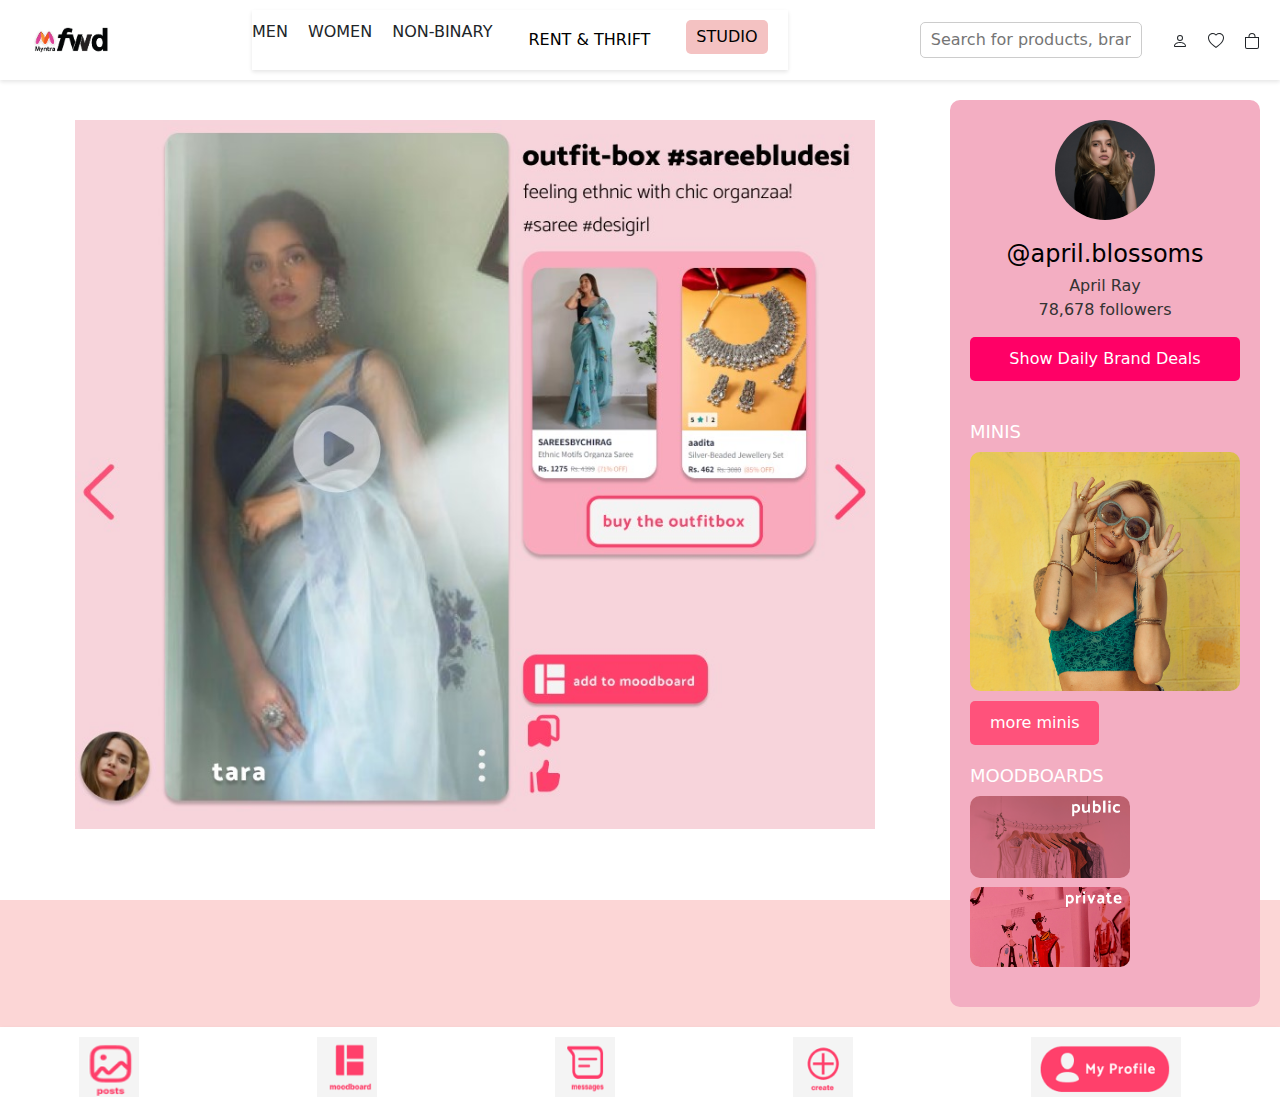
<file: index.html>
<!DOCTYPE html>
<html lang="en">
<head>
    <meta charset="UTF-8">
    <meta name="viewport" content="width=device-width, initial-scale=1.0">
    <title>Fashion Inspiration Page</title>
    <link rel="stylesheet" href="styles.css">
    <link href="https://maxcdn.bootstrapcdn.com/bootstrap/5.3.0/css/bootstrap.min.css" rel="stylesheet">
    <style>
       
        .profile {
            background-color: #f3a0b9;
            border-radius: 10px;
            padding: 20px;
            width: 700px;
            /* text-align: center; */
        }
        .profile-header {
            display: flex;
            flex-direction: column;
            /* align-items: center; */
        }
        .profile-header img {
            border-radius: 50%;
            width: 100px;
            height: 100px;
            object-fit: cover;
        }
        .profile-header h3 {
            margin: 10px 0 0;
            font-size: 24px;
            color: #000;
        }
        .profile-header p {
            margin: 5px 0;
            font-size: 16px;
            color: #333;
        }
        .profile-header button {
            background-color: #ff527b;
            color: #fff;
            border: none;
            padding: 10px 20px;
            margin-top: 10px;
            border-radius: 5px;
            cursor: pointer;
        }
        .profile-header button:hover {
            background-color: #ff3a68;
        }
        .profile-content {
            margin-top: 20px;
        }
        .minis, .moodboards {
            margin-bottom: 20px;
        }
        .minis h4, .moodboards h4 {
            margin-bottom: 10px;
            font-size: 18px;
            color: #fff;
        }
        .minis img, .moodboards img {
            width: 100%;
            height: auto;
            border-radius: 10px;
        }
        .moodboards .moodboard {
            margin-bottom: 10px;
        }
        .minis button {
            background-color: #ff527b;
            color: #fff;
            border: none;
            padding: 10px 20px;
            margin-top: 10px;
            border-radius: 5px;
            cursor: pointer;
        }
        .minis button:hover {
            background-color: #ff3a68;
        }

        .navbar {
    display: flex;
    justify-content: flex-start; /* Align items to the left */
    padding: 0;
    margin: 0;
}

.navbar ul {
    display: flex;
    padding: 0;
    margin: 0;
    list-style: none; /* Remove default list styling */
}

.navbar li {
    margin-right: 20px; /* Space between items */
}

.navbar a {
    text-align: center;
    text-decoration: none; /* Remove underline from links */
}

.navbar span {
    display: block; /* Make the span block level to start a new line */
    text-align: center; /* Center the text under the image */
}

.nav-image {
    width: 180px; /* Change the size of the images */
    height: 180px; /* Change the size of the images */

}
.oki{
    width:60px; /* Change the size of the images */
    height:60px;
}

.ji{
    width: 150px; /* Change the size of the images */
    height: 60px;
}


    </style>
</head>
</head>
<body>
    <header class="header">
        <div class="logo">
            <img src="./logo.png" alt="Logo">
        </div>
        <nav class="nav">
            <ul class="nav-list">
                <li>MEN</li>
                <li><a alt="women">WOMEN</a></li>
                <li>NON-BINARY</li>
                <li><a href="./rent.html" class="nav-link" data-target="studio">RENT & THRIFT</a></li>
                <li><a href="./index.html" class="nav-link active" data-target="rent-thrift">STUDIO</a></li>
            </ul>
        </nav>
        <div class="search-profile">
            <input type="text" placeholder="Search for products, brands, creators and more">
            <div class="profile-icons">
                <svg xmlns="http://www.w3.org/2000/svg" width="16" height="16" fill="currentColor" class="bi bi-person" viewBox="0 0 16 16">
                    <path d="M8 8a3 3 0 1 0 0-6 3 3 0 0 0 0 6m2-3a2 2 0 1 1-4 0 2 2 0 0 1 4 0m4 8c0 1-1 1-1 1H3s-1 0-1-1 1-4 6-4 6 3 6 4m-1-.004c-.001-.246-.154-.986-.832-1.664C11.516 10.68 10.289 10 8 10s-3.516.68-4.168 1.332c-.678.678-.83 1.418-.832 1.664z"/>
                 </svg>
                 <svg xmlns="http://www.w3.org/2000/svg" width="16" height="16" fill="currentColor" class="bi bi-heart" viewBox="0 0 16 16">
                    <path d="m8 2.748-.717-.737C5.6.281 2.514.878 1.4 3.053c-.523 1.023-.641 2.5.314 4.385.92 1.815 2.834 3.989 6.286 6.357 3.452-2.368 5.365-4.542 6.286-6.357.955-1.886.838-3.362.314-4.385C13.486.878 10.4.28 8.717 2.01zM8 15C-7.333 4.868 3.279-3.04 7.824 1.143q.09.083.176.171a3 3 0 0 1 .176-.17C12.72-3.042 23.333 4.867 8 15"/>
                  </svg>
                  <svg xmlns="http://www.w3.org/2000/svg" width="16" height="16" fill="currentColor" class="bi bi-bag" viewBox="0 0 16 16">
                    <path d="M8 1a2.5 2.5 0 0 1 2.5 2.5V4h-5v-.5A2.5 2.5 0 0 1 8 1m3.5 3v-.5a3.5 3.5 0 1 0-7 0V4H1v10a2 2 0 0 0 2 2h10a2 2 0 0 0 2-2V4zM2 5h12v9a1 1 0 0 1-1 1H3a1 1 0 0 1-1-1z"/>
                  </svg>
            </div>
        </div>
    </header>
    <main>
        <!-- <section class="explore-section">
            <h1>Explore styling option on <span>Minis</span> outfitboxes:</h1>
            <div class="outfit-box">
                <h2>outfit-box #moderngrey</h2>
                <p>Classic grey jumpsuit with grey and rose gold, style yourself!</p>
                <div class="product">
                    <div class="video-player">
                        <button class="nav-button prev-button" onclick="prevVideo()">❮</button>
                        <video id="video" width="100%" height="auto" controls>
                            <source src="./mood/Untitled video - Made with Clipchamp (2).mp4" type="video/mp4">
                            Your browser does not support the video tag.
                        </video>
                        <button class="nav-button next-button" onclick="nextVideo()">❯</button>
                    </div>
                    <div class="product-info">
                        <div class="product-item">
                            <img src="./mood/1.1.png" alt="Product 1">
                            <p class="product-title">StyleCast</p>
                            <p class="product-price">Rs. 1149</p>
                            <button class="add-to-moodboard">Add to Moodboard</button>
                        </div>
                        <div class="product-item">
                            <img src="./mood/1.2.png" alt="Product 2">
                            <p class="product-title">Retro Walk</p>
                            <p class="product-price">Rs. 579</p>
                            <button class="add-to-moodboard">Add to Moodboard</button>
                        </div>
                    </div>
                </div>
            </div>
        </section> -->
        <div class="carousel">
            <div class="carousel-inner">
              <img src="./nav/2.jpg" alt="Image 1">
              <img src="./nav/1.jpg" alt="Image 2">
              <img src="./nav/3.jpg" alt="Image 3">
              <img src="./nav/4.jpg" alt="Image 4">
            </div>
          </div>
          <aside class="profile">
            <div class="profile-header">
                <img src="./Screenshot 2024-07-13 023418.png" alt="April Ray">
                <h3>@april.blossoms</h3>
                <p>April Ray<br>78,678 followers</p>
                <button id="brandDealsBtn">Show Daily Brand Deals</button>
<div id="brandDealsContainer"></div>

            </div>
            <div class="profile-content">
                <div class="minis">
                    <h4>MINIS</h4>
                    <img class="mimg" src="./r.png" alt="Mini 1">
                    <button id="moreMinisBtn">more minis</button>

<div id="minisContainer">
  <!-- Initially empty, will be populated dynamically -->
</div>

<div id="loadingBox" style="display: none;">
  Loading more minis...
</div>

                </div>
                <div class="moodboards">
                    <h4>MOODBOARDS</h4>
                    <div class="moodboard public">
                        <img  src="./p.png" alt="Mini 1">
                    </div>
                    <div class="moodboard private">
                        <img src="./pr.png" alt="Mini 1">
                        
                    </div>
                </div>
            </div>
        </aside>
    </main>
    <nav class="navbar">
        <ul>
            <li>
                <a href="#">
                    <img src="./rent/m4.png" alt="Posts" width="50" height="50" class="oki">
                    <span></span>
                </a>
            </li>
            <li>
                <a href="./pic.html">
                    <img src="./rent/m3.png" alt="Moodboard" width="50" height="50" class="oki">
                    <span></span>
                </a>
            </li>
            <li>
                <a href="#">
                    <img src="./rent/m2.png" alt="Messages" width="50" height="50" class="oki">
                    <span></span>
                </a>
            </li>
            <li>
                <a href="#">
                    <img src="./rent/m1.png" alt="Create" width="50" height="50" class="oki">
                    <span></span>
                </a>
            </li>
            <li>
                <a href="#">
                    <img src="./rent/m.png" alt="My Profile" width="50" height="50" class="ji">
                    <span></span>
                </a>
            </li>
        </ul>
    </nav>
    
    
    <script>
        document.addEventListener('DOMContentLoaded', function() {
          const button = document.getElementById('brandDealsBtn');
          const container = document.getElementById('brandDealsContainer');
      
          button.addEventListener('click', async function() {
            try {
              // Replace 'your-api-endpoint' with the actual endpoint that provides brand deals
              const response = await fetch('your-api-endpoint');
              if (!response.ok) {
                throw new Error('Network response was not ok');
              }
              const deals = await response.json();
      
              // Clear previous content
              container.innerHTML = '';
      
              // Display each deal in the container
              deals.forEach(deal => {
                const dealElement = document.createElement('p');
                dealElement.textContent = `${deal.title} - ${deal.description}`;
                container.appendChild(dealElement);
              });
            } catch (error) {
              console.error('Error fetching brand deals:', error);
              container.innerHTML = '**Myntra Exclusive Offer** : Enjoy A Minimum 20% Off On Jumpsuits From Top Brands';
            }
          });
        });
      </script>
     
    <script src="https://code.jquery.com/jquery-3.6.0.min.js"></script>
  <script src="https://cdn.jsdelivr.net/npm/@popperjs/core@2.11.6/dist/umd/popper.min.js"></script>
  <script src="https://maxcdn.bootstrapcdn.com/bootstrap/5.3.0/js/bootstrap.min.js"></script>
</body>
    <script src="script.js"></script>
</body>
</html>
</file>
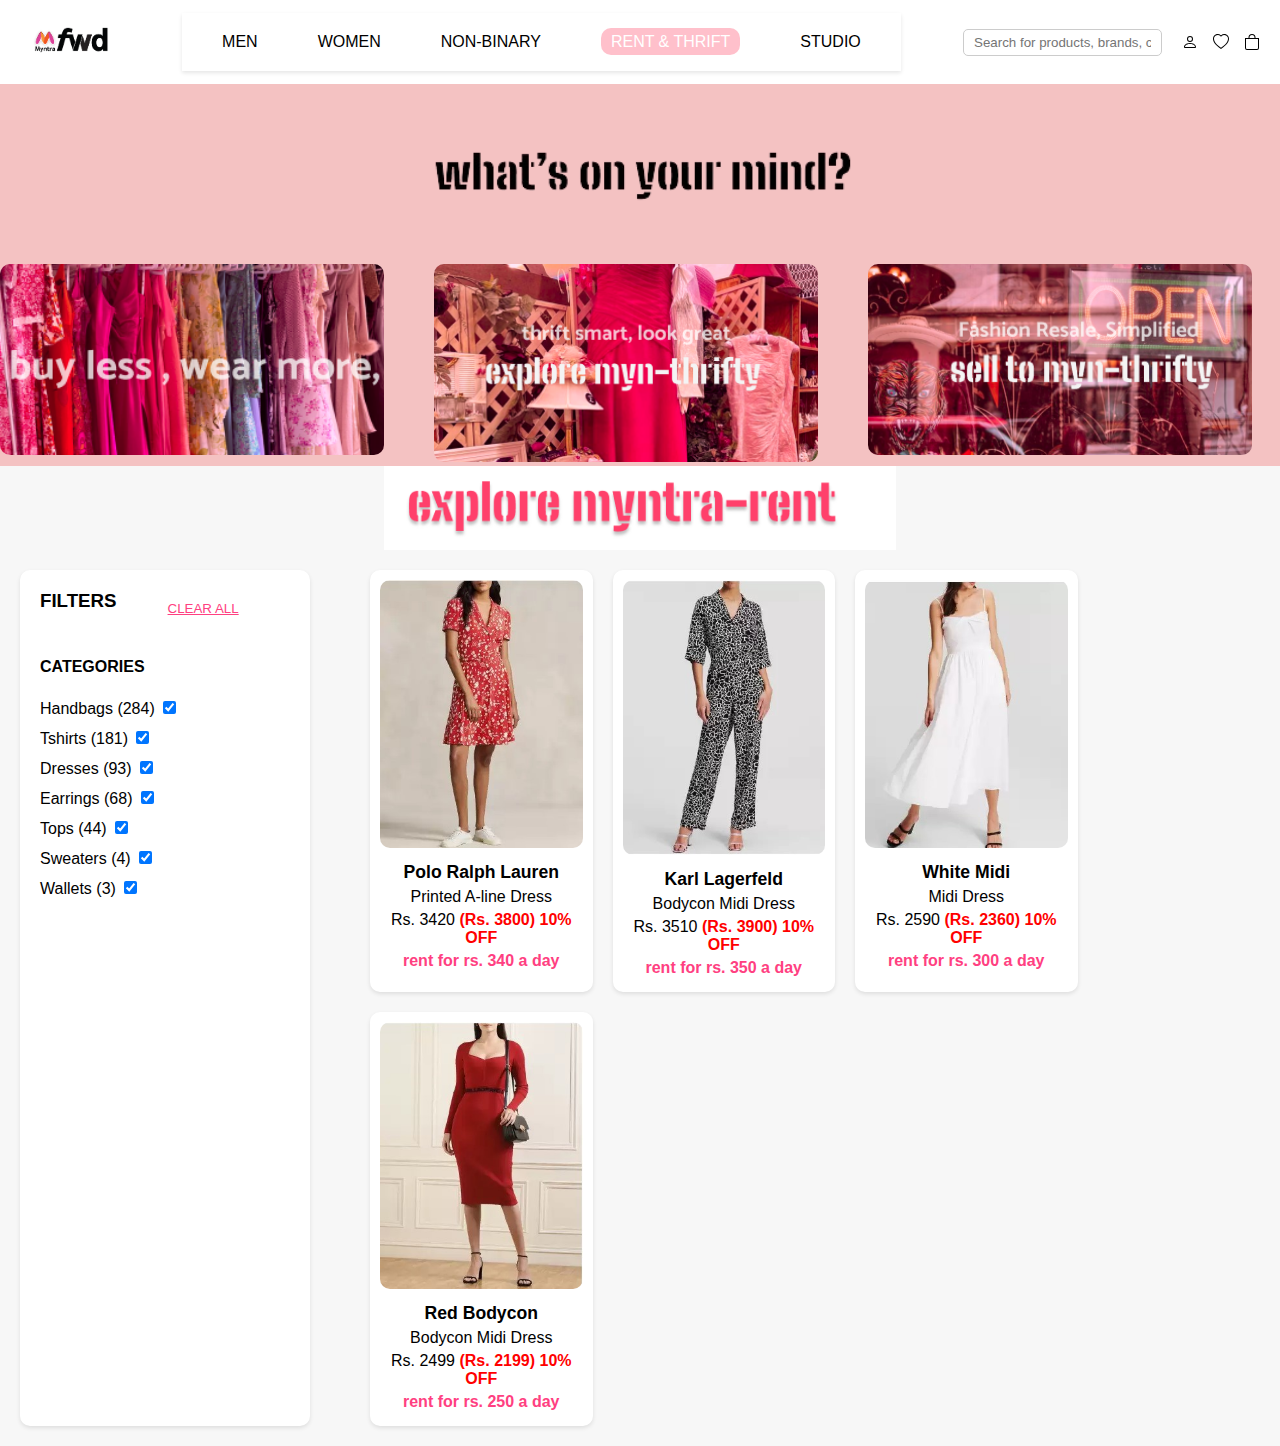
<file: rent.html>
<!DOCTYPE html>
<html lang="en">
<head>
    <meta charset="UTF-8">
    <meta name="viewport" content="width=device-width, initial-scale=1.0">
    <title>Myntra Rent & Thrift</title>
    <link rel="stylesheet" href="rent.css">
</head>
<body>
    <header class="header">
        <div class="logo">
            <img src="./logo.png" alt="Logo">
        </div>
        <nav class="nav">
            <ul class="nav-list">
                <li>MEN</li>
                <li><a alt="women"> WOMEN</a></li>
                <li>NON-BINARY</li>
                <li><a href="./rent.html" class="nav-link active" data-target="rent-thrift">RENT & THRIFT</a></li>
        <li><a href="./index.html" class="nav-link" data-target="studio">STUDIO</a></li>
            </ul>
        </nav>
        <div class="search-profile">
            <input type="text" placeholder="Search for products, brands, creators and more">
            <div class="profile-icons">
                <svg xmlns="http://www.w3.org/2000/svg" width="16" height="16" fill="currentColor" class="bi bi-person" viewBox="0 0 16 16">
                    <path d="M8 8a3 3 0 1 0 0-6 3 3 0 0 0 0 6m2-3a2 2 0 1 1-4 0 2 2 0 0 1 4 0m4 8c0 1-1 1-1 1H3s-1 0-1-1 1-4 6-4 6 3 6 4m-1-.004c-.001-.246-.154-.986-.832-1.664C11.516 10.68 10.289 10 8 10s-3.516.68-4.168 1.332c-.678.678-.83 1.418-.832 1.664z"/>
                 </svg>
                 <svg xmlns="http://www.w3.org/2000/svg" width="16" height="16" fill="currentColor" class="bi bi-heart" viewBox="0 0 16 16">
                    <path d="m8 2.748-.717-.737C5.6.281 2.514.878 1.4 3.053c-.523 1.023-.641 2.5.314 4.385.92 1.815 2.834 3.989 6.286 6.357 3.452-2.368 5.365-4.542 6.286-6.357.955-1.886.838-3.362.314-4.385C13.486.878 10.4.28 8.717 2.01zM8 15C-7.333 4.868 3.279-3.04 7.824 1.143q.09.083.176.171a3 3 0 0 1 .176-.17C12.72-3.042 23.333 4.867 8 15"/>
                  </svg>
                  <svg xmlns="http://www.w3.org/2000/svg" width="16" height="16" fill="currentColor" class="bi bi-bag" viewBox="0 0 16 16">
                    <path d="M8 1a2.5 2.5 0 0 1 2.5 2.5V4h-5v-.5A2.5 2.5 0 0 1 8 1m3.5 3v-.5a3.5 3.5 0 1 0-7 0V4H1v10a2 2 0 0 0 2 2h10a2 2 0 0 0 2-2V4zM2 5h12v9a1 1 0 0 1-1 1H3a1 1 0 0 1-1-1z"/>
                  </svg>
            </div>
        </div>
    </header>

    <div class="container">
        <img class="mind" src="./rent/Screenshot_2024-07-09_073256-removebg-preview.png" alt="myntra explore">
    </div>

    <main>
        <section class="hero-section">
            <div class="hero-box">
                <img src="./rent/n.png" alt="Rent & Thrift">
      
            </div>
            <div class="hero-box">
                <img src="./rent/n1.png" alt="Rent & Thrift">
               
            </div>
            <div class="hero-box">
                <img src="./rent/n2.png" alt="Rent & Thrift">

            </div>
        </section>

        <div class="containers">
            <img class="mind" src="./rent/cap.png" alt="myntra explore">
        </div>
    
        <main>
            <div class="main-content">
                <section class="filters-section">
                    <div class="filters-header">
                        <h3>FILTERS</h3>
                        <button class="clear-all">CLEAR ALL</button>
                    </div>
                    <div class="categories">
                        <h4>CATEGORIES</h4>
                        <ul>
                            <li>Handbags (284)  <input type="checkbox" checked></li>
                            <li>Tshirts (181)  <input type="checkbox" checked></li>
                            <li>Dresses (93) <input type="checkbox" checked></li>
                            <li>Earrings (68)  <input type="checkbox" checked></li>
                            <li>Tops (44)  <input type="checkbox" checked></li>
                            <li>Sweaters (4) <input type="checkbox" checked></li>
                            <li>Wallets (3) <input type="checkbox" checked></li>
                        </ul>
                    </div>
                </section>
        
                <section class="products-section">
                    <div class="product">
                        <img src="./rent/6.jpg" alt="Polo Ralph Lauren">
                        <div class="product-details">
                            <h4>Polo Ralph Lauren</h4>
                            <p>Printed A-line Dress</p>
                            <p>Rs. 3420 <span class="discount">(Rs. 3800) 10% OFF</span></p>
                            <p class="rent">rent for rs. 340 a day</p>
                        </div>
                    </div>
                    <div class="product">
                        <img src="./rent/7.jpg" alt="Karl Lagerfeld">
                        <div class="product-details">
                            <h4>Karl Lagerfeld</h4>
                            <p>Bodycon Midi Dress</p>
                            <p>Rs. 3510 <span class="discount">(Rs. 3900) 10% OFF</span></p>
                            <p class="rent">rent for rs. 350 a day</p>
                        </div>
                    </div>
                    <div class="product">
                        <img src="./rent/8.jpg" alt="Karl Lagerfeld">
                        <div class="product-details">
                            <h4>White Midi</h4>
                            <p>Midi Dress</p>
                            <p>Rs. 2590 <span class="discount">(Rs. 2360) 10% OFF</span></p>
                            <p class="rent">rent for rs. 300 a day</p>
                        </div>
                    </div>
                    <div class="product">
                        <img src="./rent/9.jpg" alt="Karl Lagerfeld">
                        <div class="product-details">
                            <h4>Red Bodycon</h4>
                            <p>Bodycon Midi Dress</p>
                            <p>Rs. 2499 <span class="discount">(Rs. 2199) 10% OFF</span></p>
                            <p class="rent">rent for rs. 250 a day</p>
                        </div>
                    </div>
                    <!-- Add more products as needed -->
                </section>
            </div>
        </main>
    <script src="https://code.jquery.com/jquery-3.6.0.min.js"></script>

    <script src="script.js"></script>
</body>
</html>
</file>
<file: styles.css>
body, html {
    margin: 0;
    padding: 0;
    height: 100%;
    font-family: Arial, sans-serif;
    background-color: #fcd6d6; /* Main background color */
}

.header {
    display: flex;
    justify-content: space-between;
    align-items: center;
    padding: 10px 20px;
    background-color: white;
    box-shadow: 0 2px 4px rgba(0, 0, 0, 0.1);
    gap: 15px;
}

.logo img {
    width: auto;
    height: 60px;
    max-width: 100%;
}

.nav {
    background-color: #fff;
    padding: 10px 20px;
    display: flex;
    align-items: center;
    justify-content: space-between;
    box-shadow: 0 2px 4px rgba(0, 0, 0, 0.1);
}

.nav ul {
    list-style: none;
    display: flex;
    gap: 20px;
    padding: 0;
    margin: 0;
}

.nav li {
    cursor: pointer;
}

.nav a {
    text-decoration: none;
    color: black;
}

.nav .active {
    background-color: #F4C2C2;
    padding: 5px 10px;
    border-radius: 5px;
}

.search-profile {
    display: flex;
    align-items: center;
    gap: 15px;
}

.search-profile input {
    padding: 5px 10px;
    border: 1px solid #ccc;
    border-radius: 5px;
}

.profile-icons svg {
    margin-left: 15px;
    cursor: pointer;
}

main {
    display: flex;
    padding: 20px;
    gap: 20px;
}

.explore-section {
    flex: 2;
}

.explore-section h1 {
    font-size: 24px;
    margin-bottom: 20px;
}

.explore-section h1 span {
    font-weight: bold;
}

.outfit-box {
    background-color: #fff;
    padding: 20px;
    border-radius: 10px;
    box-shadow: 0 2px 4px rgba(0, 0, 0, 0.1);
}

.outfit-box h2 {
    font-size: 18px;
    margin-bottom: 10px;
}

.outfit-box p {
    margin-bottom: 20px;
}

.product {
    display: flex;
    gap: 20px;
}

.video-player {
    position: relative;
    width: 50%;
    max-width: 500px;
}

.nav-button {
    position: absolute;
    top: 50%;
    transform: translateY(-50%);
    background-color: rgba(0, 0, 0, 0.5);
    color: white;
    border: none;
    padding: 10px;
    cursor: pointer;
    z-index: 10;
    font-size: 24px;
}

.prev-button {
    left: 0;
}

.next-button {
    right: 0;
}

video {
    width: 80%;
    height: 80%;
    background: transparent;
    outline: none;
    border: none;
}


.product-info {
    display: flex;
    flex-direction: column;
    gap: 20px;
}


.product-item {
    background-color: #f8f8f8;
    padding: 10px;
    border-radius: 10px;
    text-align: center;
}

.product-item img {
    width: 80px;
    height: auto;
}

.add-to-moodboard {
    margin-top: 10px;
    padding: 5px 10px;
    background-color: #FF406B;
    color: white;
    border: none;
    border-radius: 10px;
    cursor: pointer;
}

.add-to-moodboard:hover {
    background-color: #d93a3a;
}

.carousel {
    width: 100%;
    max-width: 800px; /* Adjust the maximum width as per your layout */
    overflow: hidden;
    margin: 20px auto; /* Center the carousel with some top and bottom margin */
  }
  
  .carousel-inner {
    display: flex;
    transition: transform 0.5s ease;
  }
  
  .carousel-inner img {
    width: 100%;
    height: auto;
  }
  
  #brandDealsBtn {
    padding: 10px 20px;
    font-size: 16px;
    background-color: #ff0066;
    color: #fff;
    border: none;
    cursor: pointer;
    margin-bottom: 10px;
  }

  .navbar {
    display: flex;
    justify-content: space-around;
    align-items: center;
    background-color: #fff;
    padding: 10px 0;
    box-shadow: 0 2px 4px rgba(0,0,0,0.1);
}

.navbar ul {
    list-style-type: none;
    margin: 0;
    padding: 0;
    display: flex;
    width: 100%;
    justify-content: space-around;
}

.navbar li {
    display: flex;
    flex-direction: column;
    align-items: center;
}

.navbar a {
    text-decoration: none;
    color: #000;
    text-align: center;
    display: block;
    padding: 10px;
}

/* .navbar a img {
    width: 24px;
    height: 24px;
} */

.navbar a span {
    display: block;
    font-size: 14px;
    margin-top: 5px;
}

  #brandDealsContainer {
    margin-top: 10px;
  }

  #brandDealsContainer p {
    margin-bottom: 5px;
  }

  button {
    background-color: #b7376b;
    color: #fff;
    border: none;
    padding: 10px 20px;
    cursor: pointer;
    border-radius: 5px;
}

aside.profile {
    width: 25%;
    background-color: #fff;
    padding: 20px;
    border-radius: 10px;
    background-color: #f3aec2;
}

.profile-header {
    text-align: center;
    margin-bottom: 20px;
}

.profile-header img {
    width: 100px;
    height: 100px;
    border-radius: 50%;
    margin-bottom: 10px;
}

.profile-content .minis, .profile-content .moodboards {
    margin-bottom: 20px;
}

.mimg{
    width:5px;
height: 165px;
}

aside img {
    max-width: 100%;
    height: auto;
    display: block;
    margin: 0 auto; /* Optional: Center align images */
}
.profile-content img {
    width: 100%;
    border-radius: 10px;
}

.moodboard {
    height: 100px;
    margin-bottom: 10px;
    display: flex;
    justify-content: center;
    align-items: center;
    border-radius: 10px;
}

.moodboard.public {
    background-color: #ffe0e6;
    width :160px;
height: 80px;
}

.moodboard.private {
    background-color: #ffe5e9;
    width :160px;
height: 80px;
}
</file>
<file: rent.css>
/* styles.css */
body {
    font-family: Arial, sans-serif;
    margin: 0;
    padding: 0;
    background-color: #f7f7f7;
}

.header {
    display: flex;
    justify-content: space-between;
    align-items: center;
    padding: 10px 20px;
    background-color: white;
    box-shadow: 0 2px 4px rgba(0, 0, 0, 0.1);
    gap: 15px;
}

.logo img {
    width: auto;
    height: 60px;
    max-width: 100%;
}

.nav ul {
    list-style: none;
    display: flex;
    gap: 20px;
    padding: 0;
    margin: 0;
}

.nav li {
    cursor: pointer;
}

.nav .active {
    background-color: #f0f0f0;
    padding: 5px 10px;
    border-radius: 5px;
}

.search-profile {
    display: flex;
    align-items: center;
}

.search-profile input {
    padding: 5px 10px;
    border: 1px solid #ccc;
    border-radius: 5px;
    margin-right: 20px;
}

.profile-icons span {
    margin-left: 15px;
    cursor: pointer;
}

.hero-section {
    display: flex;
    gap: 10px;
    margin: 20px;
}

.hero-box {
    position: relative;
    width: 30%;
}

.hero-box img {
    width: 100%;
    border-radius: 10px;
}

.container {
    display: flex;
    justify-content: center;
    align-items: center;
    height: 20vh; /* Adjust height as needed */
}

/* body, html {
    margin: 0;
    padding: 0;
} */
.container, .hero-section {
    background-color: #F4C2C2; /* Baby pink color */
    padding: 0;
    margin: 0;
}
.hero-box {
    margin: 0;
    padding: 0;
}
.mind {
    display: block;
    width: 40%;
}

body, html {
    margin: 0;
    padding: 0;
    font-family: Arial, sans-serif;
}
.nav {
    background-color: #fff;
    padding: 10px 20px;
    display: flex;
    align-items: center;
    justify-content: space-between;
    box-shadow: 0 2px 4px rgba(0, 0, 0, 0.1);
}
.nav-list {
    list-style-type: none;
    padding: 0;
    display: flex;
    gap: 20px;
    margin: 0;
}
.nav-list li {
    display: inline;
    padding: 10px 20px;
    position: relative;
}
.nav-list a {
    text-decoration: none;
    color: black;
    position: relative;
    z-index: 1;
}
.nav-list .active {
    background-color: #F4C2C2; 
       border-radius: 10px;
    z-index: 0;
}

.nav-link.active {
    background-color: pink;
    color: white; /* Optional: Change text color for better visibility */
}

.search-bar {
    flex-grow: 1;
    margin-left: 20px;
    margin-right: 20px;
}
.search-bar input {
    width: 100%;
    padding: 10px;
    border: 1px solid #ddd;
    border-radius: 5px;
}
.user-options {
    display: flex;
    gap: 20px;
}
.mind {
    max-width: 100%; /* Ensure image doesn't exceed its container */
    height: auto; /* Maintain aspect ratio */
    display: block; /* Remove any default inline spacing */
    margin: auto; /* Center horizontally */
}
.hero-text {
    position: absolute;
    bottom: 10px;
    left: 10px;
    color: white;
    font-size: 1.2em;
    background-color: rgba(0, 0, 0, 0.5);
    padding: 5px 10px;
    border-radius: 5px;
}
.filters-section {
    display: flex;
    flex-direction: column;
    padding: 20px;
    background-color: white;
    margin: 20px;
    border-radius: 10px;
    box-shadow: 0 2px 4px rgba(0, 0, 0, 0.1);
}

.filters-header {
    display: flex;
    /* justify-content: space-even; */
    gap: 45px;
    align-items: start;
}

.filters-section h3 {
    margin: 0;
}

.clear-all {
    /* padding: 10px 20px; */
    background-color: red;
    color: white;
    border: none;
    border-radius: 5px;
    cursor: pointer;
}

.categories {
    margin-top: 20px;
}

.categories ul {
    list-style: none;
    padding: 0;
}

.categories li {
    margin-bottom: 10px;
}


.profile-icons {
    display: flex;
    gap: 15px;
}

.profile-icons svg {
    cursor: pointer;
}

.hero-section{
    display: flex;
    gap: 50px;
}
/* General styling for filters section */
.filters-section {
    flex: 0 0 auto; /* Ensure it doesn't grow and stays fixed width */
    width: 250px; /* Adjust width as needed */
    padding: 20px;
    background-color: white;
    margin: 20px;
    border-radius: 10px;
    box-shadow: 0 2px 4px rgba(0, 0, 0, 0.1);
}

/* Optional: Centering horizontally on smaller screens */
@media (max-width: 600px) {
    .filters-section {
        width: 100%; /* Adjust width for full width on smaller screens */
        margin: 20px 0; /* Adjust margin for spacing */
    }
}

/* Header styling within filters section */
.filters-header {
    display: flex;
    gap: 45px;
    align-items: start;
}

/* Styling for clear all button */
.clear-all {
    margin-top: 10px;
    color: #ff4081;
    background: none;
    border: none;
    cursor: pointer;
    text-decoration: underline;
}

/* Styling for categories within filters section */
.categories {
    margin-top: 20px;
}

.categories ul {
    list-style: none;
    padding: 0;
}

.categories li {
    margin: 10px 0;
}

/* Styling for profile icons */
.profile-icons {
    display: flex;
    gap: 15px;
}

.profile-icons svg {
    cursor: pointer;
}

/* Styling for hero section */
.hero-section {
    display: flex;
    gap: 50px;
}

/* Styling for products section */
.products-section {
    flex: 1 1 auto; /* Allow it to grow and take remaining space */
    display: flex;
    flex-wrap: wrap;
    gap: 20px;
    padding: 20px;
}

/* Styling for individual product */
.product {
    width: calc(25% - 20px); /* Adjust width for 4 columns with gap */
    background-color: white;
    padding: 10px;
    border-radius: 10px;
    box-shadow: 0 2px 4px rgba(0, 0, 0, 0.1);
}

/* Add this to your existing CSS */

.main-content {
    display: flex;
    gap: 20px; /* Adjust the gap between the filters and products section as needed */
}

.filters-section {
    flex: 0 0 250px; /* Fixed width for the filters section */
}

.products-section {
    flex: 1; /* Take up remaining space */
    display: flex;
    flex-wrap: wrap;
    gap: 20px;
    padding: 20px;
}

.product {
    width: calc(25% - 20px); /* Adjust width for 4 columns with gap */
    background-color: white;
    padding: 10px;
    border-radius: 10px;
    box-shadow: 0 2px 4px rgba(0, 0, 0, 0.1);
}

.product img {
    width: 100%;
    border-radius: 10px;
}

.product-details {
    text-align: center;
}

.product-details h4 {
    margin: 10px 0 5px;
    font-size: 1.1em;
}

.product-details p {
    margin: 5px 0;
}

.discount {
    color: red;
    font-weight: bold;
}

.rent {
    color: #ff4081;
    font-weight: bold;
    margin-top: 10px;
}
.product img {
    width: 100%;
    border-radius: 10px;
}

.product-details {
    text-align: center;
}

.product-details h4 {
    margin: 10px 0 5px;
    font-size: 1.1em;
}

.product-details p {
    margin: 5px 0;
}

.discount {
    color: red;
    font-weight: bold;
}

.rent {
    color: #ff4081;
    font-weight: bold;
    margin-top: 10px;
}
</file>
